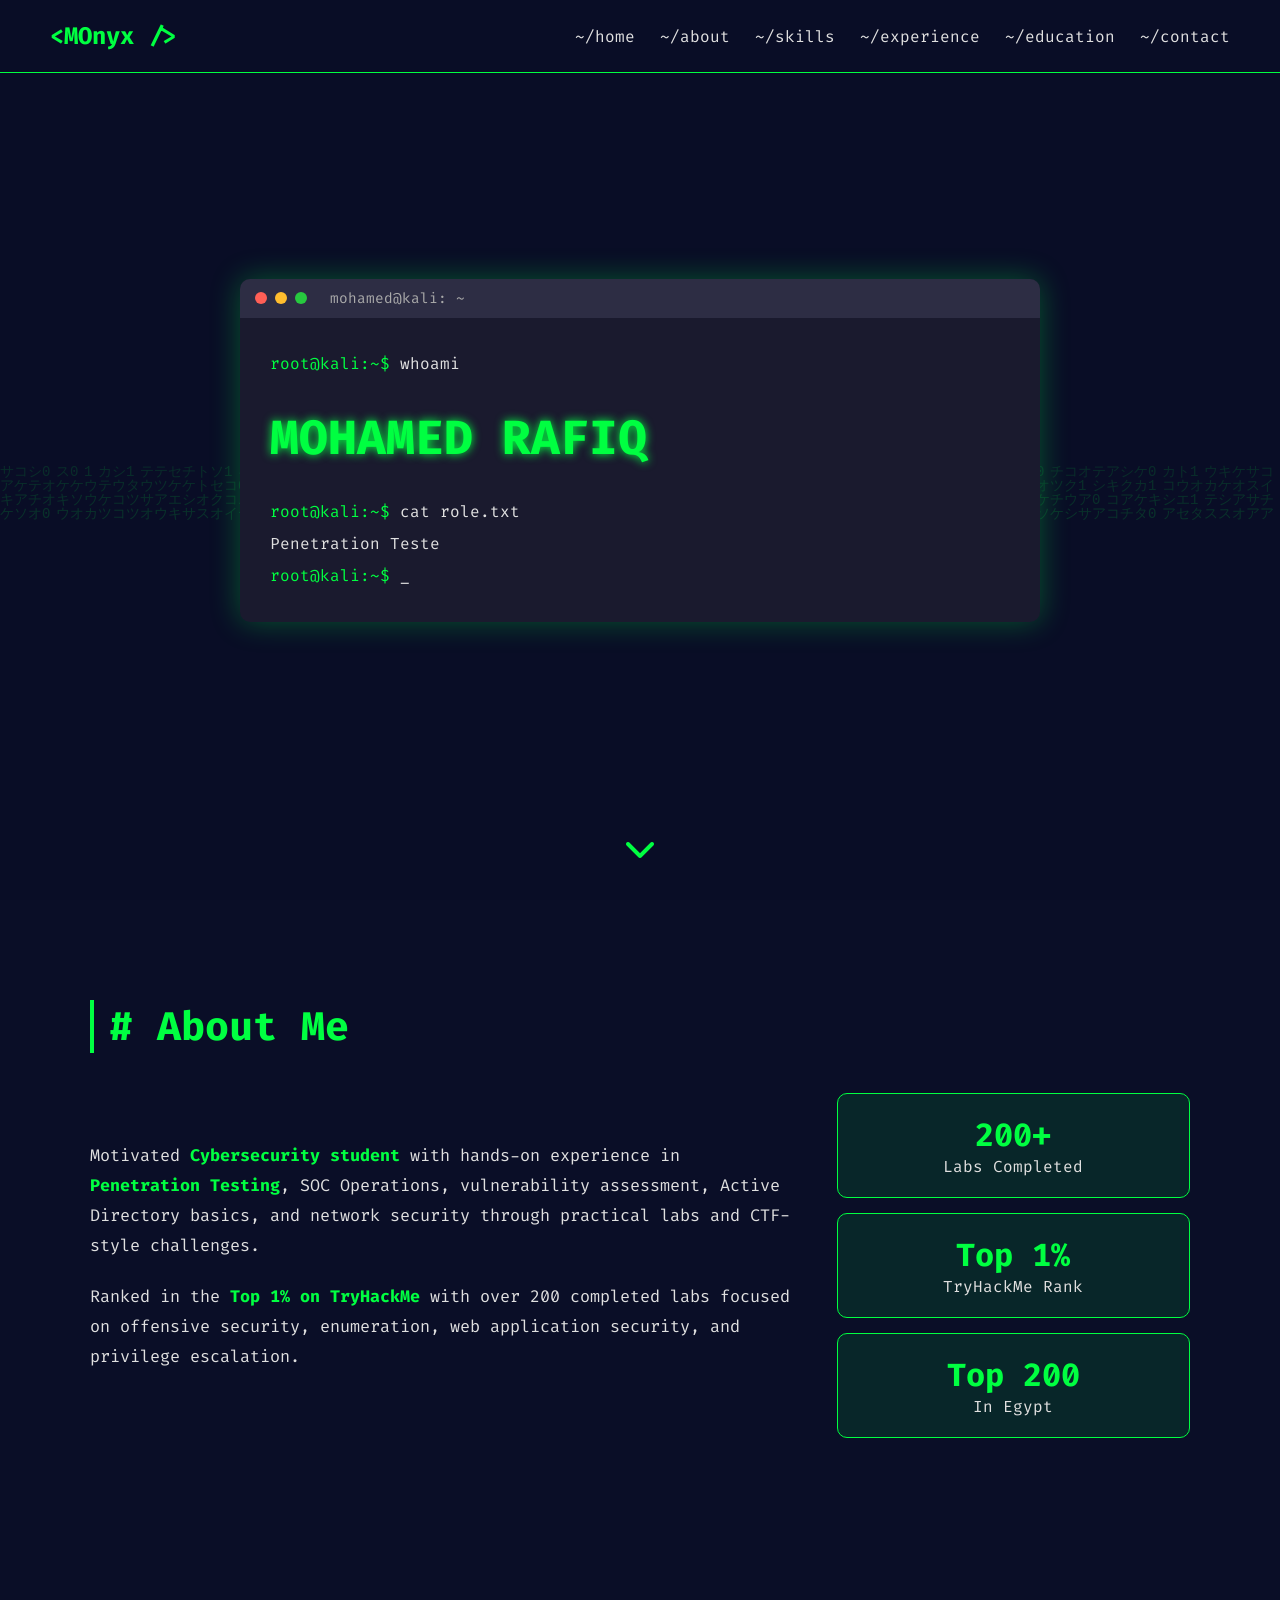
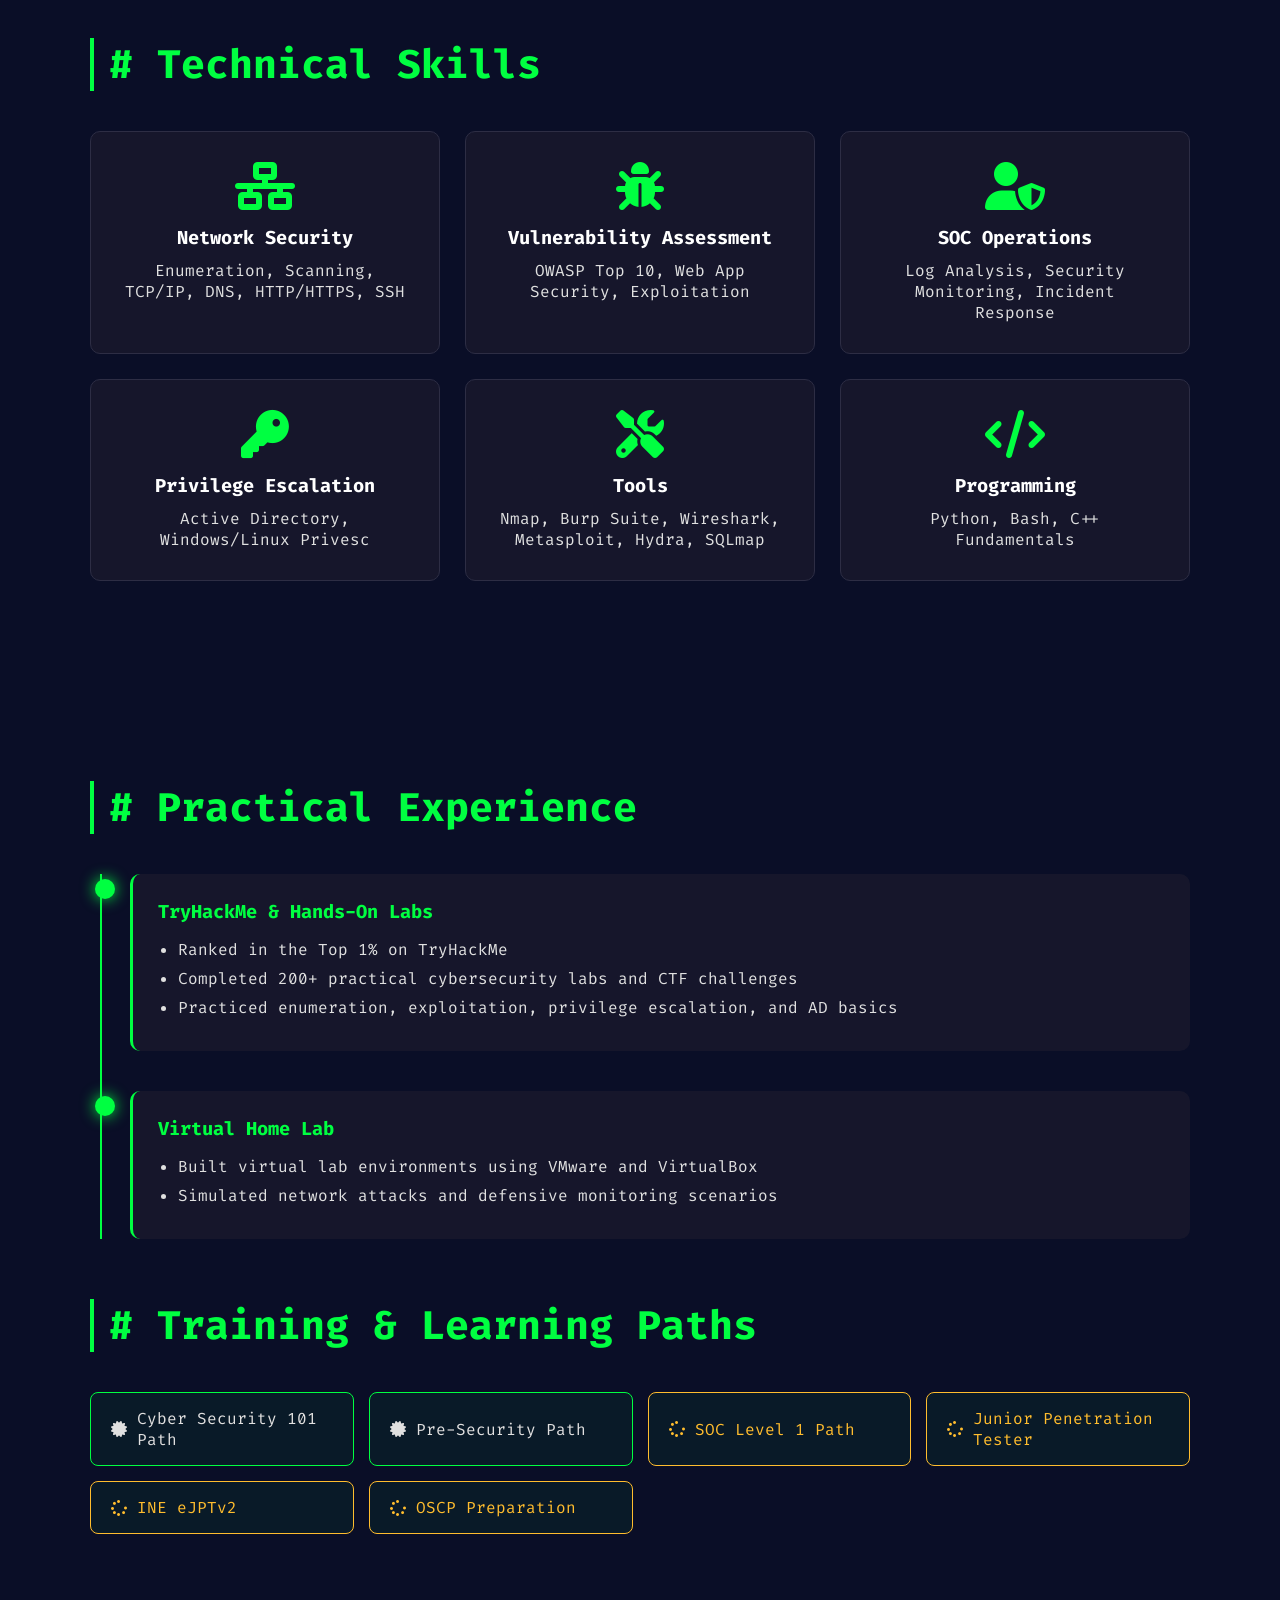
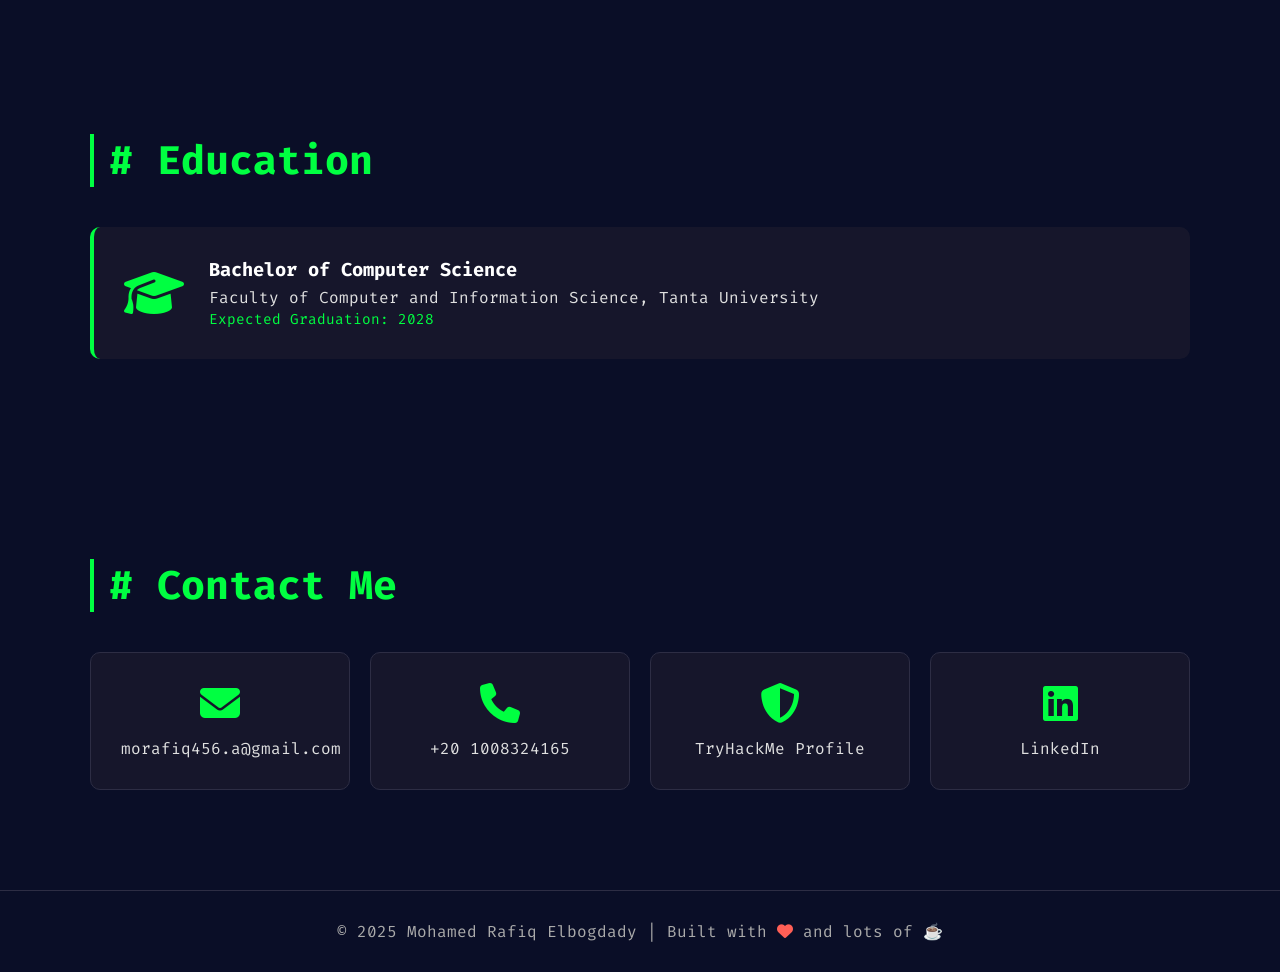
<file: index.html>
<!DOCTYPE html>
<html lang="en">
<head>
  <meta charset="UTF-8">
  <meta name="viewport" content="width=device-width, initial-scale=1.0">
  <title>Mohamed Rafiq | Cybersecurity Portfolio</title>
  <link rel="stylesheet" href="style.css">
  <link href="https://fonts.googleapis.com/css2?family=Fira+Code:wght@400;600&display=swap" rel="stylesheet">
  <link rel="stylesheet" href="https://cdnjs.cloudflare.com/ajax/libs/font-awesome/6.4.0/css/all.min.css">
</head>
<body>

  <!-- Matrix Background -->
  <canvas id="matrix"></canvas>

  <!-- Navigation -->
  <nav class="navbar">
    <div class="logo">&lt;MOnyx /&gt;</div>
    <ul class="nav-links">
      <li><a href="#home">~/home</a></li>
      <li><a href="#about">~/about</a></li>
      <li><a href="#skills">~/skills</a></li>
      <li><a href="#experience">~/experience</a></li>
      <li><a href="#education">~/education</a></li>
      <li><a href="#contact">~/contact</a></li>
    </ul>
  </nav>

  <!-- Hero Section -->
  <section id="home" class="hero">
    <div class="terminal">
      <div class="terminal-header">
        <span class="dot red"></span>
        <span class="dot yellow"></span>
        <span class="dot green"></span>
        <span class="terminal-title">mohamed@kali: ~</span>
      </div>
      <div class="terminal-body">
        <p><span class="prompt">root@kali:~$</span> whoami</p>
        <h1 class="glitch" data-text="MOHAMED RAFIQ">MOHAMED RAFIQ</h1>
        <p><span class="prompt">root@kali:~$</span> cat role.txt</p>
        <p class="typing" id="typing-text"></p>
        <p><span class="prompt">root@kali:~$</span> <span class="cursor">_</span></p>
      </div>
    </div>
    <a href="#about" class="scroll-down"><i class="fas fa-chevron-down"></i></a>
  </section>

  <!-- About Section -->
  <section id="about" class="section">
    <h2 class="section-title"># About Me</h2>
    <div class="about-container">
      <div class="about-text">
        <p>Motivated <span class="highlight">Cybersecurity student</span> with hands-on experience in 
        <span class="highlight">Penetration Testing</span>, SOC Operations, vulnerability assessment, 
        Active Directory basics, and network security through practical labs and CTF-style challenges.</p>
        <p>Ranked in the <span class="highlight">Top 1% on TryHackMe</span> with over 200 completed labs 
        focused on offensive security, enumeration, web application security, and privilege escalation.</p>
      </div>
      <div class="stats">
        <div class="stat-card">
          <h3>200+</h3>
          <p>Labs Completed</p>
        </div>
        <div class="stat-card">
          <h3>Top 1%</h3>
          <p>TryHackMe Rank</p>
        </div>
        <div class="stat-card">
          <h3>Top 200</h3>
          <p>In Egypt</p>
        </div>
      </div>
    </div>
  </section>

  <!-- Skills Section -->
  <section id="skills" class="section">
    <h2 class="section-title"># Technical Skills</h2>
    <div class="skills-grid">
      <div class="skill-card">
        <i class="fas fa-network-wired"></i>
        <h3>Network Security</h3>
        <p>Enumeration, Scanning, TCP/IP, DNS, HTTP/HTTPS, SSH</p>
      </div>
      <div class="skill-card">
        <i class="fas fa-bug"></i>
        <h3>Vulnerability Assessment</h3>
        <p>OWASP Top 10, Web App Security, Exploitation</p>
      </div>
      <div class="skill-card">
        <i class="fas fa-user-shield"></i>
        <h3>SOC Operations</h3>
        <p>Log Analysis, Security Monitoring, Incident Response</p>
      </div>
      <div class="skill-card">
        <i class="fas fa-key"></i>
        <h3>Privilege Escalation</h3>
        <p>Active Directory, Windows/Linux Privesc</p>
      </div>
      <div class="skill-card">
        <i class="fas fa-tools"></i>
        <h3>Tools</h3>
        <p>Nmap, Burp Suite, Wireshark, Metasploit, Hydra, SQLmap</p>
      </div>
      <div class="skill-card">
        <i class="fas fa-code"></i>
        <h3>Programming</h3>
        <p>Python, Bash, C++ Fundamentals</p>
      </div>
    </div>
  </section>

  <!-- Experience Section -->
  <section id="experience" class="section">
    <h2 class="section-title"># Practical Experience</h2>
    <div class="timeline">
      <div class="timeline-item">
        <div class="timeline-dot"></div>
        <div class="timeline-content">
          <h3>TryHackMe & Hands-On Labs</h3>
          <ul>
            <li>Ranked in the Top 1% on TryHackMe</li>
            <li>Completed 200+ practical cybersecurity labs and CTF challenges</li>
            <li>Practiced enumeration, exploitation, privilege escalation, and AD basics</li>
          </ul>
        </div>
      </div>
      <div class="timeline-item">
        <div class="timeline-dot"></div>
        <div class="timeline-content">
          <h3>Virtual Home Lab</h3>
          <ul>
            <li>Built virtual lab environments using VMware and VirtualBox</li>
            <li>Simulated network attacks and defensive monitoring scenarios</li>
          </ul>
        </div>
      </div>
    </div>

    <h2 class="section-title" style="margin-top: 60px;"># Training & Learning Paths</h2>
    <div class="certs-grid">
      <div class="cert-card"><i class="fas fa-certificate"></i> Cyber Security 101 Path</div>
      <div class="cert-card"><i class="fas fa-certificate"></i> Pre-Security Path</div>
      <div class="cert-card in-progress"><i class="fas fa-spinner fa-spin"></i> SOC Level 1 Path</div>
      <div class="cert-card in-progress"><i class="fas fa-spinner fa-spin"></i> Junior Penetration Tester</div>
      <div class="cert-card in-progress"><i class="fas fa-spinner fa-spin"></i> INE eJPTv2</div>
      <div class="cert-card in-progress"><i class="fas fa-spinner fa-spin"></i> OSCP Preparation</div>
    </div>
  </section>

  <!-- Education -->
  <section id="education" class="section">
    <h2 class="section-title"># Education</h2>
    <div class="edu-card">
      <i class="fas fa-graduation-cap"></i>
      <div>
        <h3>Bachelor of Computer Science</h3>
        <p>Faculty of Computer and Information Science, Tanta University</p>
        <span>Expected Graduation: 2028</span>
      </div>
    </div>
  </section>

  <!-- Contact -->
  <section id="contact" class="section">
    <h2 class="section-title"># Contact Me</h2>
    <div class="contact-grid">
      <a href="mailto:morafiq456.a@gmail.com" class="contact-card">
        <i class="fas fa-envelope"></i>
        <p>morafiq456.a@gmail.com</p>
      </a>
      <a href="tel:+201008324165" class="contact-card">
        <i class="fas fa-phone"></i>
        <p>+20 1008324165</p>
      </a>
      <a href="https://tryhackme.com/p/MOnyx" target="_blank" class="contact-card">
        <i class="fas fa-shield-alt"></i>
        <p>TryHackMe Profile</p>
      </a>
      <a href="https://www.linkedin.com/in/mohamed-rafiq-47488b342" target="_blank" class="contact-card">
        <i class="fab fa-linkedin"></i>
        <p>LinkedIn</p>
      </a>
    </div>
  </section>

  <footer>
    <p>&copy; 2025 Mohamed Rafiq Elbogdady | Built with <i class="fas fa-heart"></i> and lots of ☕</p>
  </footer>

  <script src="script.js"></script>
</body>
</html>
</file>
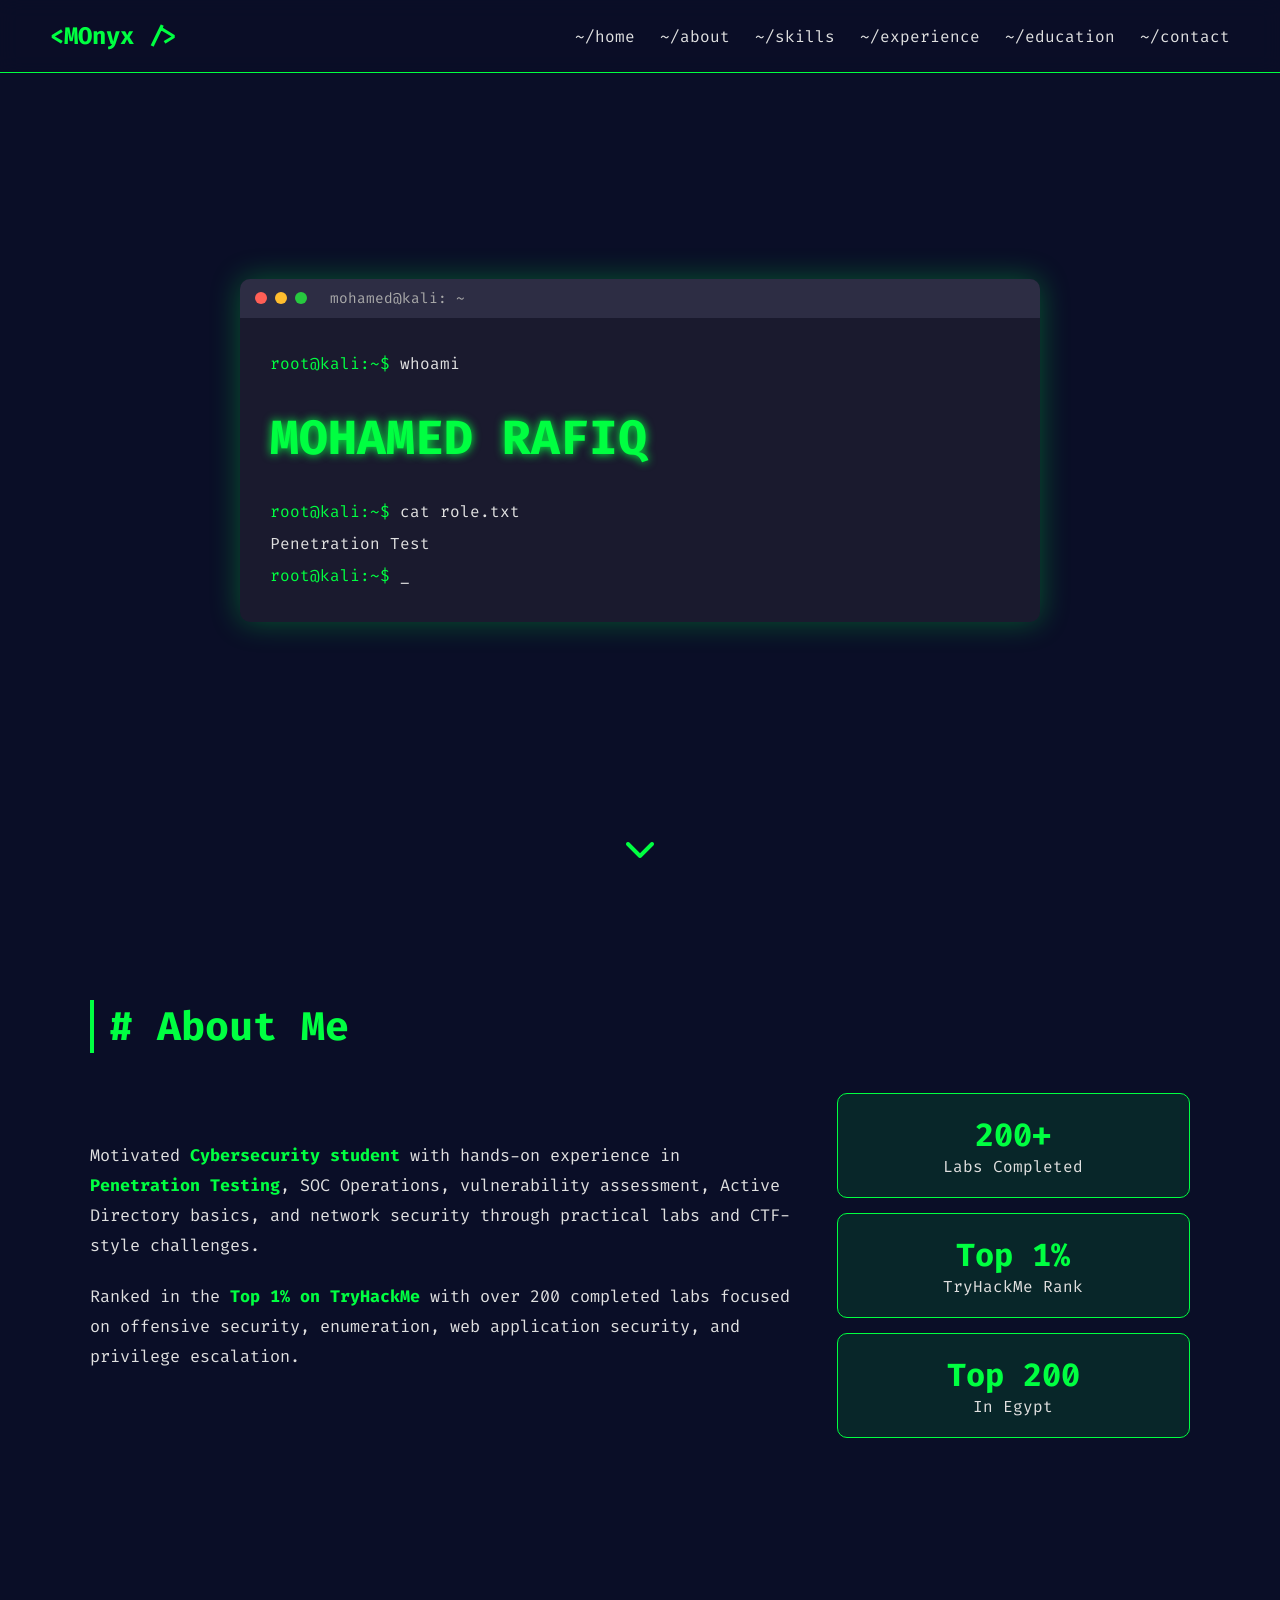
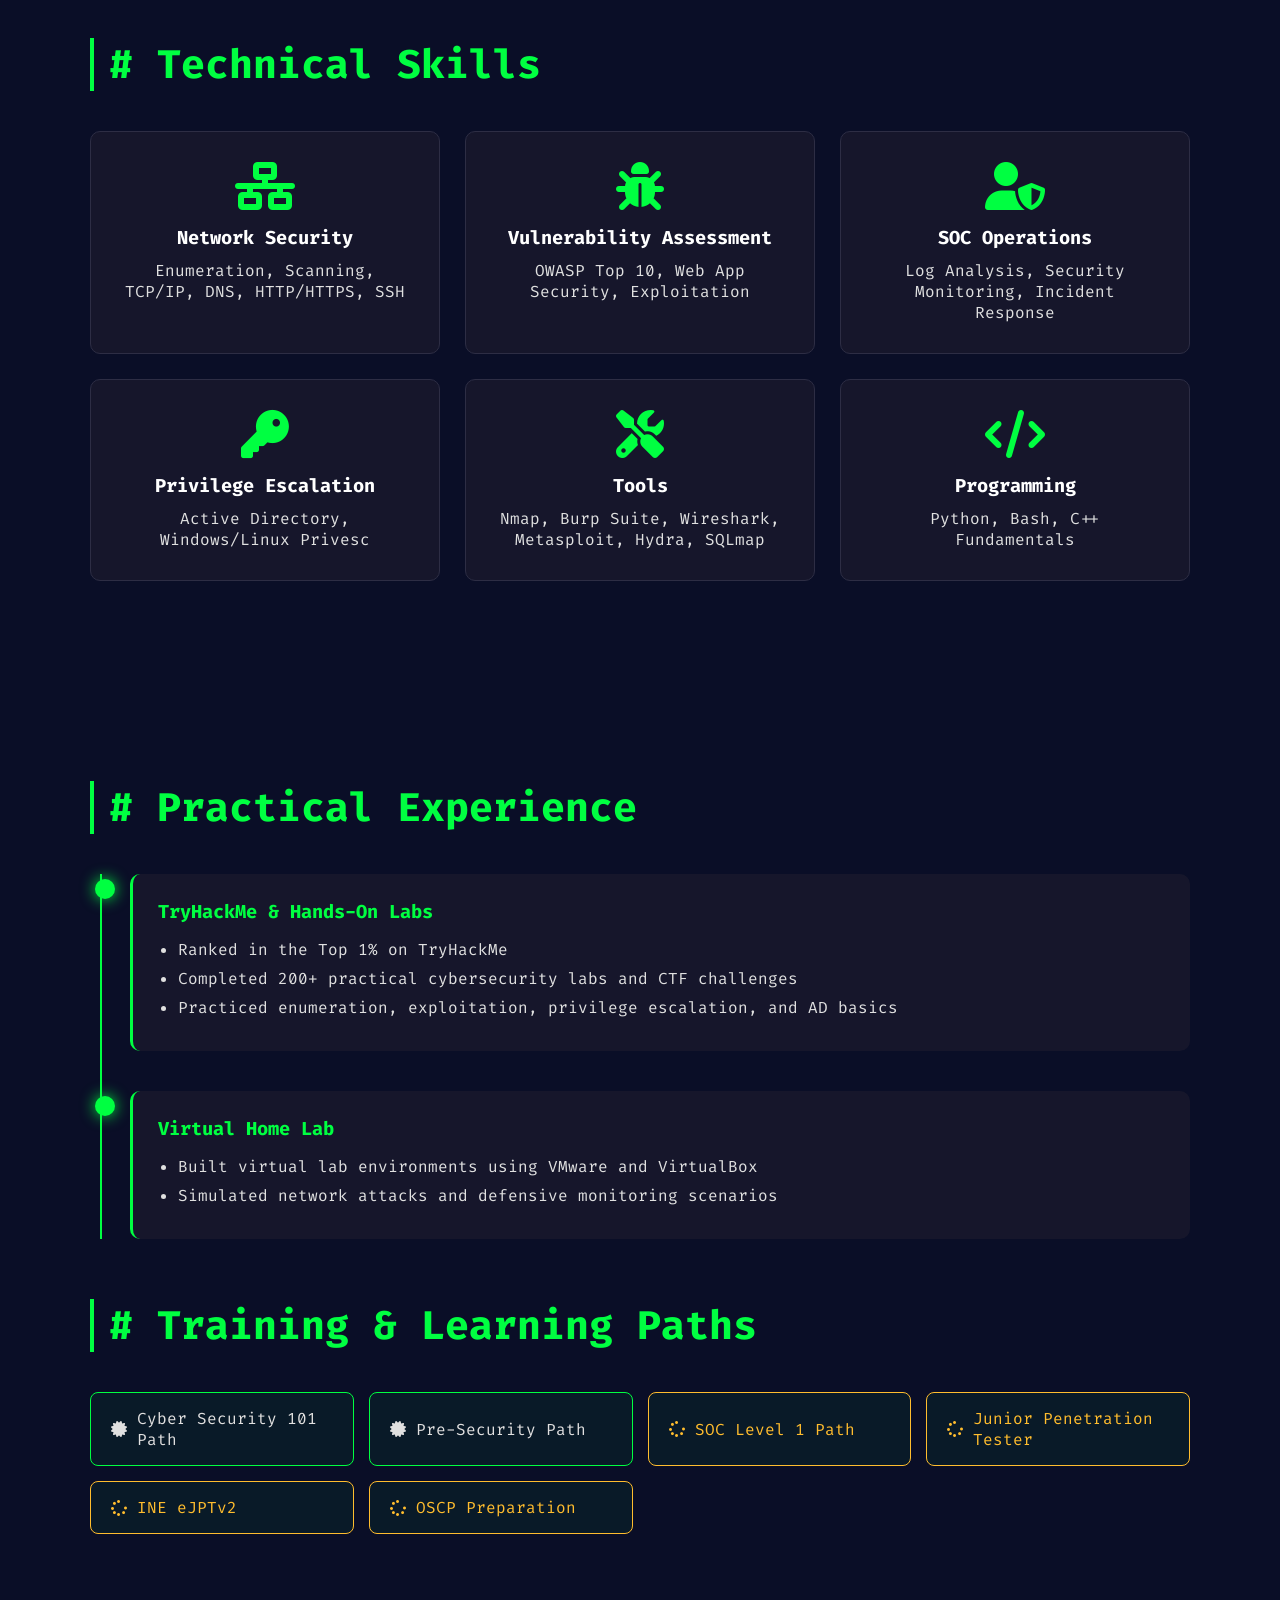
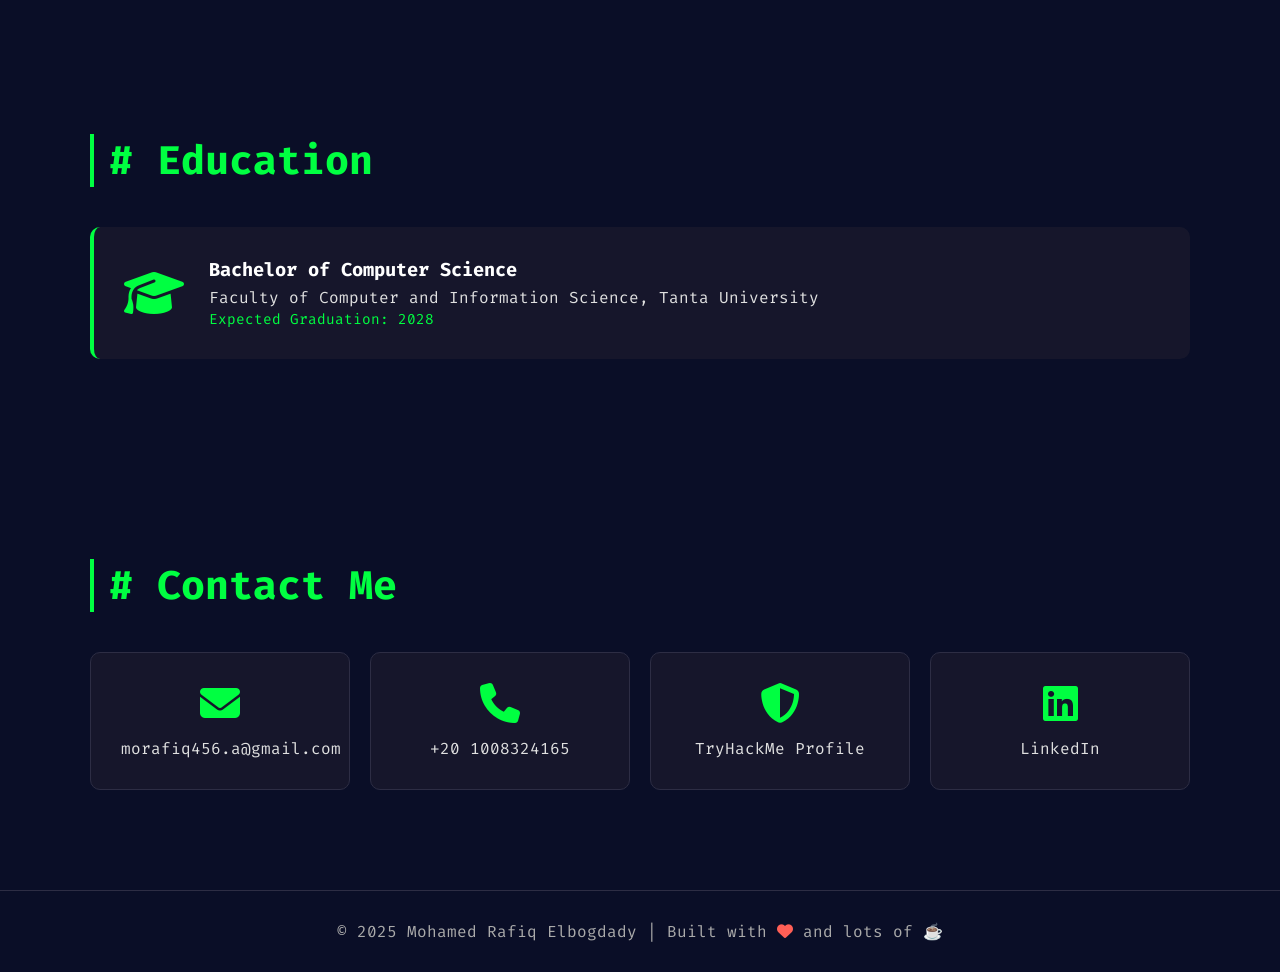
<file: cv.html>
<!DOCTYPE html>
<html lang="en">
<head>
  <meta charset="UTF-8">
  <meta name="viewport" content="width=device-width, initial-scale=1.0">
  <title>Mohamed Rafiq | Cybersecurity Portfolio</title>
  <link rel="stylesheet" href="style.css">
  <link href="https://fonts.googleapis.com/css2?family=Fira+Code:wght@400;600&display=swap" rel="stylesheet">
  <link rel="stylesheet" href="https://cdnjs.cloudflare.com/ajax/libs/font-awesome/6.4.0/css/all.min.css">
</head>
<body>

  <!-- Matrix Background -->
  <canvas id="matrix"></canvas>

  <!-- Navigation -->
  <nav class="navbar">
    <div class="logo">&lt;MOnyx /&gt;</div>
    <ul class="nav-links">
      <li><a href="#home">~/home</a></li>
      <li><a href="#about">~/about</a></li>
      <li><a href="#skills">~/skills</a></li>
      <li><a href="#experience">~/experience</a></li>
      <li><a href="#education">~/education</a></li>
      <li><a href="#contact">~/contact</a></li>
    </ul>
  </nav>

  <!-- Hero Section -->
  <section id="home" class="hero">
    <div class="terminal">
      <div class="terminal-header">
        <span class="dot red"></span>
        <span class="dot yellow"></span>
        <span class="dot green"></span>
        <span class="terminal-title">mohamed@kali: ~</span>
      </div>
      <div class="terminal-body">
        <p><span class="prompt">root@kali:~$</span> whoami</p>
        <h1 class="glitch" data-text="MOHAMED RAFIQ">MOHAMED RAFIQ</h1>
        <p><span class="prompt">root@kali:~$</span> cat role.txt</p>
        <p class="typing" id="typing-text"></p>
        <p><span class="prompt">root@kali:~$</span> <span class="cursor">_</span></p>
      </div>
    </div>
    <a href="#about" class="scroll-down"><i class="fas fa-chevron-down"></i></a>
  </section>

  <!-- About Section -->
  <section id="about" class="section">
    <h2 class="section-title"># About Me</h2>
    <div class="about-container">
      <div class="about-text">
        <p>Motivated <span class="highlight">Cybersecurity student</span> with hands-on experience in 
        <span class="highlight">Penetration Testing</span>, SOC Operations, vulnerability assessment, 
        Active Directory basics, and network security through practical labs and CTF-style challenges.</p>
        <p>Ranked in the <span class="highlight">Top 1% on TryHackMe</span> with over 200 completed labs 
        focused on offensive security, enumeration, web application security, and privilege escalation.</p>
      </div>
      <div class="stats">
        <div class="stat-card">
          <h3>200+</h3>
          <p>Labs Completed</p>
        </div>
        <div class="stat-card">
          <h3>Top 1%</h3>
          <p>TryHackMe Rank</p>
        </div>
        <div class="stat-card">
          <h3>Top 200</h3>
          <p>In Egypt</p>
        </div>
      </div>
    </div>
  </section>

  <!-- Skills Section -->
  <section id="skills" class="section">
    <h2 class="section-title"># Technical Skills</h2>
    <div class="skills-grid">
      <div class="skill-card">
        <i class="fas fa-network-wired"></i>
        <h3>Network Security</h3>
        <p>Enumeration, Scanning, TCP/IP, DNS, HTTP/HTTPS, SSH</p>
      </div>
      <div class="skill-card">
        <i class="fas fa-bug"></i>
        <h3>Vulnerability Assessment</h3>
        <p>OWASP Top 10, Web App Security, Exploitation</p>
      </div>
      <div class="skill-card">
        <i class="fas fa-user-shield"></i>
        <h3>SOC Operations</h3>
        <p>Log Analysis, Security Monitoring, Incident Response</p>
      </div>
      <div class="skill-card">
        <i class="fas fa-key"></i>
        <h3>Privilege Escalation</h3>
        <p>Active Directory, Windows/Linux Privesc</p>
      </div>
      <div class="skill-card">
        <i class="fas fa-tools"></i>
        <h3>Tools</h3>
        <p>Nmap, Burp Suite, Wireshark, Metasploit, Hydra, SQLmap</p>
      </div>
      <div class="skill-card">
        <i class="fas fa-code"></i>
        <h3>Programming</h3>
        <p>Python, Bash, C++ Fundamentals</p>
      </div>
    </div>
  </section>

  <!-- Experience Section -->
  <section id="experience" class="section">
    <h2 class="section-title"># Practical Experience</h2>
    <div class="timeline">
      <div class="timeline-item">
        <div class="timeline-dot"></div>
        <div class="timeline-content">
          <h3>TryHackMe & Hands-On Labs</h3>
          <ul>
            <li>Ranked in the Top 1% on TryHackMe</li>
            <li>Completed 200+ practical cybersecurity labs and CTF challenges</li>
            <li>Practiced enumeration, exploitation, privilege escalation, and AD basics</li>
          </ul>
        </div>
      </div>
      <div class="timeline-item">
        <div class="timeline-dot"></div>
        <div class="timeline-content">
          <h3>Virtual Home Lab</h3>
          <ul>
            <li>Built virtual lab environments using VMware and VirtualBox</li>
            <li>Simulated network attacks and defensive monitoring scenarios</li>
          </ul>
        </div>
      </div>
    </div>

    <h2 class="section-title" style="margin-top: 60px;"># Training & Learning Paths</h2>
    <div class="certs-grid">
      <div class="cert-card"><i class="fas fa-certificate"></i> Cyber Security 101 Path</div>
      <div class="cert-card"><i class="fas fa-certificate"></i> Pre-Security Path</div>
      <div class="cert-card in-progress"><i class="fas fa-spinner fa-spin"></i> SOC Level 1 Path</div>
      <div class="cert-card in-progress"><i class="fas fa-spinner fa-spin"></i> Junior Penetration Tester</div>
      <div class="cert-card in-progress"><i class="fas fa-spinner fa-spin"></i> INE eJPTv2</div>
      <div class="cert-card in-progress"><i class="fas fa-spinner fa-spin"></i> OSCP Preparation</div>
    </div>
  </section>

  <!-- Education -->
  <section id="education" class="section">
    <h2 class="section-title"># Education</h2>
    <div class="edu-card">
      <i class="fas fa-graduation-cap"></i>
      <div>
        <h3>Bachelor of Computer Science</h3>
        <p>Faculty of Computer and Information Science, Tanta University</p>
        <span>Expected Graduation: 2028</span>
      </div>
    </div>
  </section>

  <!-- Contact -->
  <section id="contact" class="section">
    <h2 class="section-title"># Contact Me</h2>
    <div class="contact-grid">
      <a href="mailto:morafiq456.a@gmail.com" class="contact-card">
        <i class="fas fa-envelope"></i>
        <p>morafiq456.a@gmail.com</p>
      </a>
      <a href="tel:+201008324165" class="contact-card">
        <i class="fas fa-phone"></i>
        <p>+20 1008324165</p>
      </a>
      <a href="https://tryhackme.com/p/MOnyx" target="_blank" class="contact-card">
        <i class="fas fa-shield-alt"></i>
        <p>TryHackMe Profile</p>
      </a>
      <a href="https://www.linkedin.com/in/mohamed-rafiq-47488b342" target="_blank" class="contact-card">
        <i class="fab fa-linkedin"></i>
        <p>LinkedIn</p>
      </a>
    </div>
  </section>

  <footer>
    <p>&copy; 2025 Mohamed Rafiq Elbogdady | Built with <i class="fas fa-heart"></i> and lots of ☕</p>
  </footer>

  <script src="script.js"></script>
</body>
</html>
</file>
<file: style.css>
* {
  margin: 0;
  padding: 0;
  box-sizing: border-box;
  font-family: 'Fira Code', monospace;
}

body {
  background: #0a0e27;
  color: #e0e0e0;
  overflow-x: hidden;
}

#matrix {
  position: fixed;
  top: 0;
  left: 0;
  z-index: -1;
  opacity: 0.15;
}

/* Navbar */
.navbar {
  position: fixed;
  top: 0;
  width: 100%;
  padding: 20px 50px;
  background: rgba(10, 14, 39, 0.9);
  backdrop-filter: blur(10px);
  display: flex;
  justify-content: space-between;
  align-items: center;
  z-index: 1000;
  border-bottom: 1px solid #00ff41;
}

.logo {
  color: #00ff41;
  font-size: 1.5rem;
  font-weight: bold;
}

.nav-links {
  display: flex;
  list-style: none;
  gap: 25px;
}

.nav-links a {
  color: #e0e0e0;
  text-decoration: none;
  transition: 0.3s;
}

.nav-links a:hover {
  color: #00ff41;
  text-shadow: 0 0 10px #00ff41;
}

/* Hero */
.hero {
  min-height: 100vh;
  display: flex;
  justify-content: center;
  align-items: center;
  padding: 20px;
}

.terminal {
  width: 90%;
  max-width: 800px;
  background: #1a1a2e;
  border-radius: 10px;
  box-shadow: 0 0 30px rgba(0, 255, 65, 0.3);
  overflow: hidden;
}

.terminal-header {
  background: #2d2d44;
  padding: 10px 15px;
  display: flex;
  align-items: center;
  gap: 8px;
}

.dot {
  width: 12px;
  height: 12px;
  border-radius: 50%;
}

.red { background: #ff5f56; }
.yellow { background: #ffbd2e; }
.green { background: #27c93f; }

.terminal-title {
  color: #aaa;
  margin-left: 15px;
  font-size: 0.9rem;
}

.terminal-body {
  padding: 30px;
  font-size: 1rem;
  line-height: 2;
}

.prompt {
  color: #00ff41;
}

.glitch {
  font-size: 3rem;
  color: #00ff41;
  position: relative;
  margin: 10px 0;
  text-shadow: 0 0 10px #00ff41;
}

.cursor {
  animation: blink 1s infinite;
}

@keyframes blink {
  0%, 50% { opacity: 1; }
  51%, 100% { opacity: 0; }
}

.scroll-down {
  position: absolute;
  bottom: 30px;
  left: 50%;
  transform: translateX(-50%);
  color: #00ff41;
  font-size: 2rem;
  animation: bounce 2s infinite;
}

@keyframes bounce {
  0%, 100% { transform: translateX(-50%) translateY(0); }
  50% { transform: translateX(-50%) translateY(10px); }
}

/* Sections */
.section {
  padding: 100px 50px;
  max-width: 1200px;
  margin: 0 auto;
}

.section-title {
  color: #00ff41;
  font-size: 2.5rem;
  margin-bottom: 40px;
  border-left: 4px solid #00ff41;
  padding-left: 15px;
}

/* About */
.about-container {
  display: grid;
  grid-template-columns: 2fr 1fr;
  gap: 40px;
  align-items: center;
}

.about-text p {
  margin-bottom: 20px;
  line-height: 1.8;
  font-size: 1.05rem;
}

.highlight {
  color: #00ff41;
  font-weight: bold;
}

.stats {
  display: flex;
  flex-direction: column;
  gap: 15px;
}

.stat-card {
  background: rgba(0, 255, 65, 0.1);
  border: 1px solid #00ff41;
  padding: 20px;
  border-radius: 10px;
  text-align: center;
  transition: 0.3s;
}

.stat-card:hover {
  transform: translateY(-5px);
  box-shadow: 0 10px 20px rgba(0, 255, 65, 0.3);
}

.stat-card h3 {
  color: #00ff41;
  font-size: 2rem;
}

/* Skills */
.skills-grid {
  display: grid;
  grid-template-columns: repeat(auto-fit, minmax(280px, 1fr));
  gap: 25px;
}

.skill-card {
  background: rgba(26, 26, 46, 0.8);
  border: 1px solid #2d2d44;
  padding: 30px;
  border-radius: 10px;
  text-align: center;
  transition: 0.3s;
}

.skill-card:hover {
  border-color: #00ff41;
  transform: translateY(-10px);
  box-shadow: 0 10px 30px rgba(0, 255, 65, 0.2);
}

.skill-card i {
  font-size: 3rem;
  color: #00ff41;
  margin-bottom: 15px;
}

.skill-card h3 {
  margin-bottom: 10px;
  color: #fff;
}

/* Timeline */
.timeline {
  position: relative;
  padding-left: 40px;
}

.timeline::before {
  content: '';
  position: absolute;
  left: 10px;
  top: 0;
  bottom: 0;
  width: 2px;
  background: #00ff41;
}

.timeline-item {
  position: relative;
  margin-bottom: 40px;
}

.timeline-dot {
  position: absolute;
  left: -35px;
  top: 5px;
  width: 20px;
  height: 20px;
  background: #00ff41;
  border-radius: 50%;
  box-shadow: 0 0 15px #00ff41;
}

.timeline-content {
  background: rgba(26, 26, 46, 0.8);
  padding: 25px;
  border-radius: 10px;
  border-left: 3px solid #00ff41;
}

.timeline-content h3 {
  color: #00ff41;
  margin-bottom: 15px;
}

.timeline-content ul {
  padding-left: 20px;
}

.timeline-content li {
  margin-bottom: 8px;
}

/* Certs */
.certs-grid {
  display: grid;
  grid-template-columns: repeat(auto-fit, minmax(250px, 1fr));
  gap: 15px;
}

.cert-card {
  background: rgba(0, 255, 65, 0.05);
  border: 1px solid #00ff41;
  padding: 15px 20px;
  border-radius: 8px;
  display: flex;
  align-items: center;
  gap: 10px;
  transition: 0.3s;
}

.cert-card:hover {
  background: rgba(0, 255, 65, 0.15);
}

.cert-card.in-progress {
  border-color: #ffbd2e;
  color: #ffbd2e;
}

/* Education */
.edu-card {
  background: rgba(26, 26, 46, 0.8);
  padding: 30px;
  border-radius: 10px;
  display: flex;
  align-items: center;
  gap: 25px;
  border-left: 4px solid #00ff41;
}

.edu-card i {
  font-size: 3rem;
  color: #00ff41;
}

.edu-card h3 {
  color: #fff;
  margin-bottom: 5px;
}

.edu-card span {
  color: #00ff41;
  font-size: 0.9rem;
}

/* Contact */
.contact-grid {
  display: grid;
  grid-template-columns: repeat(auto-fit, minmax(220px, 1fr));
  gap: 20px;
}

.contact-card {
  background: rgba(26, 26, 46, 0.8);
  border: 1px solid #2d2d44;
  padding: 30px;
  border-radius: 10px;
  text-align: center;
  text-decoration: none;
  color: #e0e0e0;
  transition: 0.3s;
}

.contact-card:hover {
  border-color: #00ff41;
  transform: scale(1.05);
  box-shadow: 0 10px 25px rgba(0, 255, 65, 0.3);
}

.contact-card i {
  font-size: 2.5rem;
  color: #00ff41;
  margin-bottom: 15px;
}

/* Footer */
footer {
  text-align: center;
  padding: 30px;
  border-top: 1px solid #2d2d44;
  color: #aaa;
}

footer .fa-heart {
  color: #ff5f56;
}

/* Responsive */
@media (max-width: 768px) {
  .nav-links { display: none; }
  .navbar { padding: 15px 20px; }
  .about-container { grid-template-columns: 1fr; }
  .glitch { font-size: 2rem; }
  .section { padding: 80px 20px; }
  .section-title { font-size: 1.8rem; }
}
</file>
